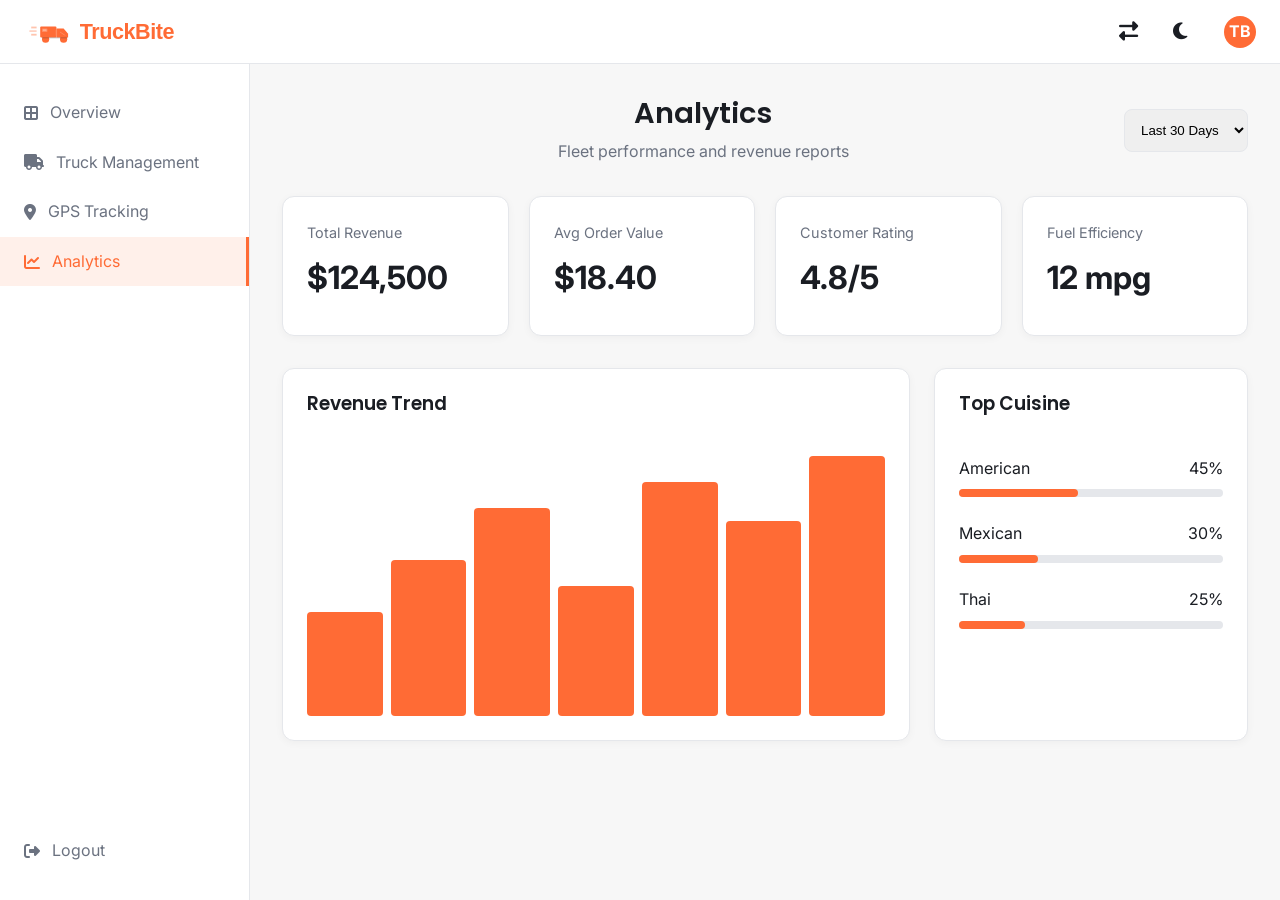
<file: analytics.html>
<!DOCTYPE html>
<html lang="en">

<head>
    <meta charset="UTF-8">
    <meta name="viewport" content="width=device-width, initial-scale=1.0">
    <title>TruckBite - Analytics</title>
    <link rel="icon" type="image/svg+xml" href="assets/images/favicon.svg">
    <link rel="stylesheet" href="css/style.css">
    <link rel="stylesheet" href="css/dashboard.css">
    <link rel="stylesheet" href="https://cdnjs.cloudflare.com/ajax/libs/font-awesome/6.4.0/css/all.min.css">
    <style>
        .analytics-grid {
            display: grid;
            grid-template-columns: 2fr 1fr;
            gap: 24px;
        }

        @media (max-width: 768px) {
            .analytics-grid {
                grid-template-columns: 1fr;
            }
        }
    </style>
</head>

<body>
    <div class="dashboard-layout">
        <header class="dashboard-topbar">
            <div class="topbar-left">
                <button class="dashboard-hamburger" aria-label="Toggle Menu">
                    <i class="fa-solid fa-bars"></i>
                </button>
                <a href="index.html" class="logo" style="text-decoration: none;">
                    <img src="assets/images/logo.svg" alt="TruckBite" style="height: 36px;">
                </a>
            </div>
            <div class="topbar-right">
                <button class="icon-btn rtl-toggle-btn"><i class="fa-solid fa-right-left"></i></button>
                <button class="icon-btn theme-toggle-btn"><i class="fa-solid fa-moon"></i></button>
                <div class="user-profile-dropdown">TB</div>
            </div>
        </header>

        <div class="dashboard-body">
            <nav class="dashboard-sidebar">
                <ul class="sidebar-menu">
                    <li><a href="overview.html" class="sidebar-item"><i class="fa-solid fa-border-all"></i> Overview</a>
                    </li>
                    <li><a href="trucks.html" class="sidebar-item"><i class="fa-solid fa-truck"></i> Truck
                            Management</a></li>
                    <li><a href="gps.html" class="sidebar-item"><i class="fa-solid fa-location-dot"></i> GPS
                            Tracking</a></li>
                    <li><a href="analytics.html" class="sidebar-item active"><i class="fa-solid fa-chart-line"></i>
                            Analytics</a></li>
                </ul>
                <ul class="sidebar-menu sidebar-footer">
                    <li><a href="index.html" class="sidebar-item logout-link"><i
                                class="fa-solid fa-right-from-bracket"></i> Logout</a></li>
                </ul>
            </nav>




            <main class="dashboard-main">
                <div class="dashboard-header"
                    style="display: flex; justify-content: space-between; align-items: center;">
                    <div style="text-align: center; flex: 1;">
                        <h1>Analytics</h1>
                        <p>Fleet performance and revenue reports</p>
                    </div>
                    <select style="padding: 12px; border-radius: 8px; border: 1px solid var(--border-color);">
                        <option>Last 30 Days</option>
                        <option>Last Quarter</option>
                        <option>Year to Date</option>
                    </select>
                </div>

                <div class="stats-grid">
                    <div class="dash-card stat-card">
                        <div class="stat-label">Total Revenue</div>
                        <div class="stat-value">$124,500</div>
                    </div>
                    <div class="dash-card stat-card">
                        <div class="stat-label">Avg Order Value</div>
                        <div class="stat-value">$18.40</div>
                    </div>
                    <div class="dash-card stat-card">
                        <div class="stat-label">Customer Rating</div>
                        <div class="stat-value">4.8/5</div>
                    </div>
                    <div class="dash-card stat-card">
                        <div class="stat-label">Fuel Efficiency</div>
                        <div class="stat-value">12 mpg</div>
                    </div>
                </div>

                <div class="analytics-grid">
                    <div class="dash-card">
                        <h3>Revenue Trend</h3>
                        <div style="height: 300px; display: flex; align-items: flex-end; gap: 8px; padding-top: 40px;">
                            <div style="flex: 1; height: 40%; background: var(--primary); border-radius: 4px;"></div>
                            <div style="flex: 1; height: 60%; background: var(--primary); border-radius: 4px;"></div>
                            <div style="flex: 1; height: 80%; background: var(--primary); border-radius: 4px;"></div>
                            <div style="flex: 1; height: 50%; background: var(--primary); border-radius: 4px;"></div>
                            <div style="flex: 1; height: 90%; background: var(--primary); border-radius: 4px;"></div>
                            <div style="flex: 1; height: 75%; background: var(--primary); border-radius: 4px;"></div>
                            <div style="flex: 1; height: 100%; background: var(--primary); border-radius: 4px;"></div>
                        </div>
                    </div>
                    <div class="dash-card">
                        <h3>Top Cuisine</h3>
                        <div style="margin-top: 40px; display: flex; flex-direction: column; gap: 24px;">
                            <div>
                                <div style="display: flex; justify-content: space-between; margin-bottom: 8px;">
                                    <span>American</span><span>45%</span>
                                </div>
                                <div style="height: 8px; width: 100%; background: var(--border-color); border-radius: 4px;">
                                    <div
                                        style="width: 45%; height: 100%; background: var(--primary); border-radius: 4px;">
                                    </div>
                                </div>
                            </div>
                            <div>
                                <div style="display: flex; justify-content: space-between; margin-bottom: 8px;">
                                    <span>Mexican</span><span>30%</span>
                                </div>
                                <div style="height: 8px; width: 100%; background: var(--border-color); border-radius: 4px;">
                                    <div
                                        style="width: 30%; height: 100%; background: var(--primary); border-radius: 4px;">
                                    </div>
                                </div>
                            </div>
                            <div>
                                <div style="display: flex; justify-content: space-between; margin-bottom: 8px;">
                                    <span>Thai</span><span>25%</span>
                                </div>
                                <div style="height: 8px; width: 100%; background: var(--border-color); border-radius: 4px;">
                                    <div
                                        style="width: 25%; height: 100%; background: var(--primary); border-radius: 4px;">
                                    </div>
                                </div>
                            </div>
                        </div>
                    </div>
                </div>
            </main>
        </div>
    </div>
    <script src="js/rtl-toggle.js"></script>
    <script src="js/script.js"></script>
</body>

</html>
</file>
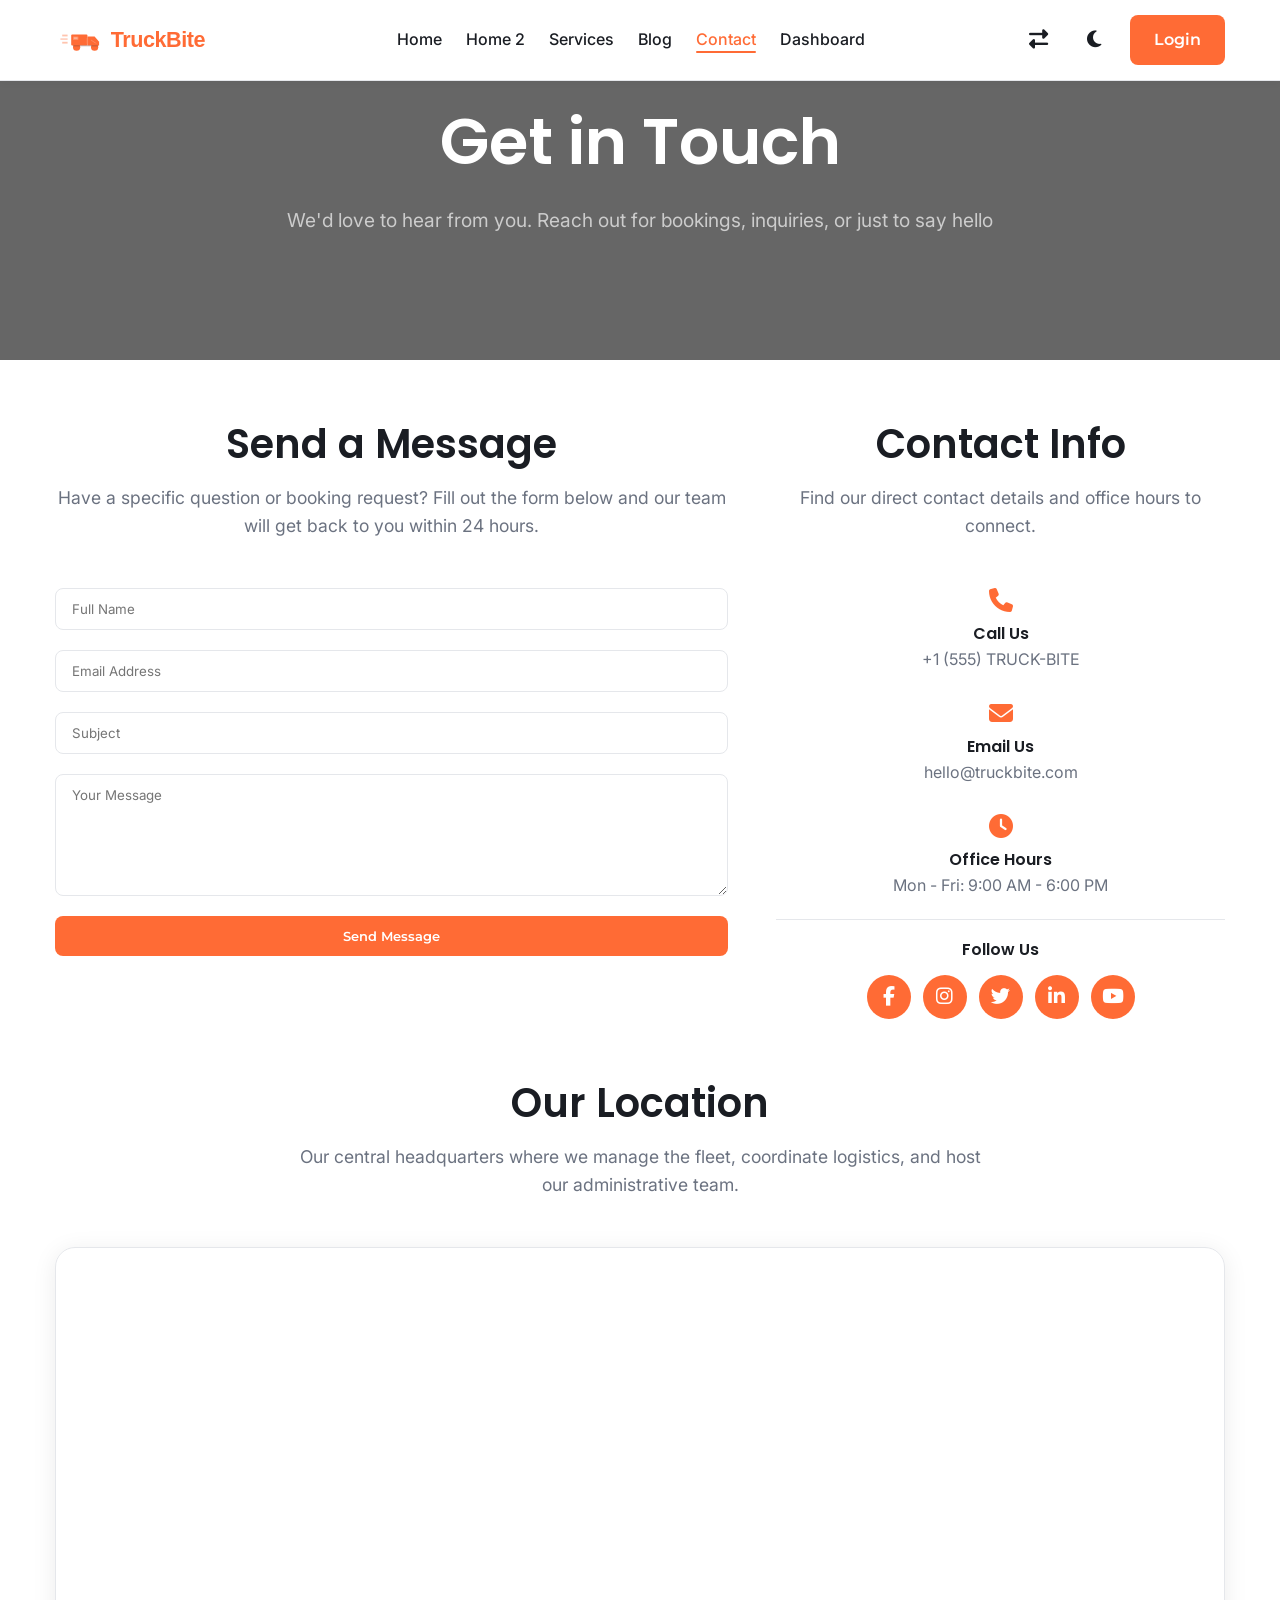
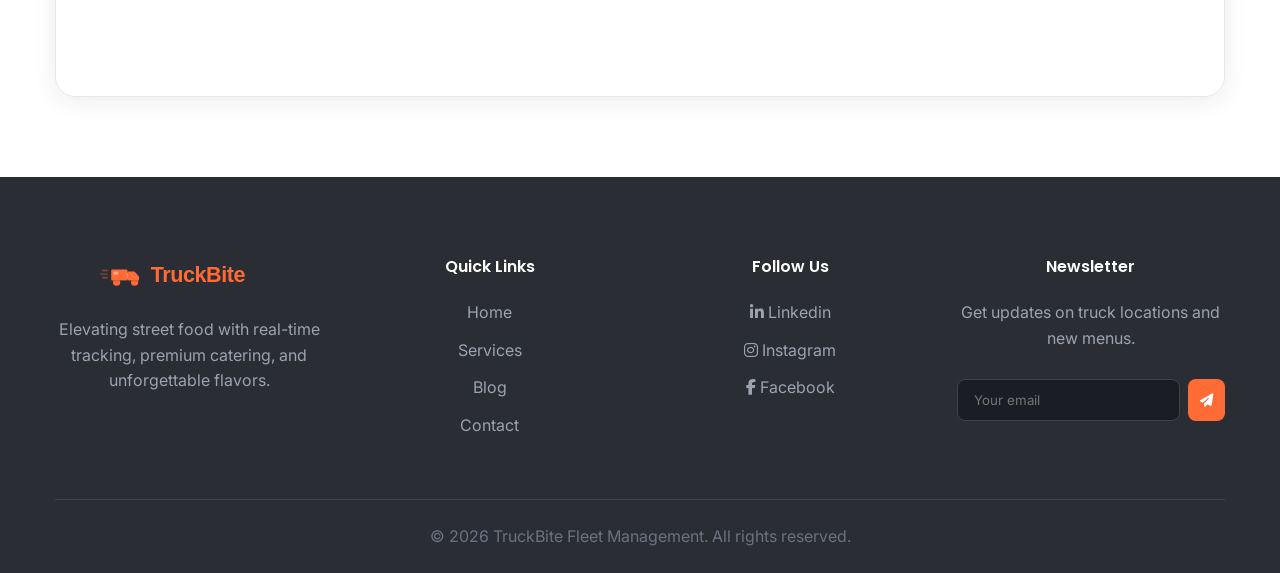
<file: contact.html>
<!DOCTYPE html>
<html lang="en">

<head>
    <meta charset="UTF-8">
    <meta name="viewport" content="width=device-width, initial-scale=1.0">
    <title>TruckBite - Contact Us</title>
    <link rel="icon" type="image/svg+xml" href="assets/images/favicon.svg">
    <link rel="stylesheet" href="css/style.css">
    <link rel="stylesheet" href="https://cdnjs.cloudflare.com/ajax/libs/font-awesome/6.4.0/css/all.min.css">
    <style>
        .contact-container {
            display: grid;
            grid-template-columns: 1.5fr 1fr;
            gap: 48px;
        }

        @media (max-width: 768px) {
            .contact-container {
                grid-template-columns: 1fr;
            }

            .contact-container>div {
                text-align: center;
            }
        }

        @media (max-width: 480px) {
            .hero {
                padding-top: 120px !important;
                height: auto !important;
                min-height: 40vh;
            }
        }
    </style>
</head>

<body>
    <nav class="navbar">
        <div class="container nav-container">
            <a href="index.html" class="logo"><img src="assets/images/logo.svg" alt="TruckBite"
                    style="height: 36px;"></a>
            <ul class="nav-links">
                <li><a href="index.html" class="nav-link">Home</a></li>
                <li><a href="home2.html" class="nav-link">Home 2</a></li>
                <li><a href="services.html" class="nav-link">Services</a></li>
                <li><a href="blog.html" class="nav-link">Blog</a></li>
                <li><a href="contact.html" class="nav-link active">Contact</a></li>
                <li><a href="overview.html" class="nav-link dashboard-link">Dashboard</a></li>
            </ul>
            <div class="nav-right">
                <div class="nav-controls">
                    <button class="icon-btn rtl-toggle-btn"><i class="fa-solid fa-right-left"></i></button>
                    <button class="icon-btn theme-toggle-btn"><i class="fa-solid fa-moon"></i></button>
                    <a href="login.html" class="btn btn-primary">Login</a>
                </div>
                <button class="hamburger"><i class="fa-solid fa-bars"></i></button>
            </div>
        </div>
    </nav>

    <!-- Mobile Menu -->
    <div class="mobile-overlay"></div>
    <div class="mobile-menu">
        <button class="mobile-close"><i class="fa-solid fa-xmark"></i></button>
        <ul style="list-style: none; display: flex; flex-direction: column; gap: 20px;">
            <li><a href="index.html" class="nav-link text-dark" style="font-size: 1.2rem;">Home</a></li>
            <li><a href="home2.html" class="nav-link" style="font-size: 1.2rem;">Home 2</a></li>
            <li><a href="services.html" class="nav-link" style="font-size: 1.2rem;">Services</a></li>
            <li><a href="blog.html" class="nav-link" style="font-size: 1.2rem;">Blog</a></li>
            <li><a href="contact.html" class="nav-link active" style="font-size: 1.2rem;">Contact</a></li>
            <li><a href="overview.html" class="nav-link dashboard-link" style="font-size: 1.2rem;">Dashboard</a></li>
            <li><a href="login.html" class="btn btn-primary" style="text-align: center;">Login</a></li>
        </ul>
    </div>

    <!-- Hero -->
    <section class="hero"
        style="height: 40vh; background: linear-gradient(rgba(0,0,0,0.6), rgba(0,0,0,0.6)), url('https://images.unsplash.com/photo-1516321318423-f06f85e504b3?auto=format&fit=crop&q=80&w=1600') center/cover;">
        <div class="hero-content">
            <h1>Get in Touch</h1>
            <p>We'd love to hear from you. Reach out for bookings, inquiries, or just to say hello</p>
        </div>
    </section>

    <!-- Contact Form + Info -->
    <section>
        <div class="container">
            <div class="contact-container">
                <!-- Left: Contact Form -->
                <div>
                    <h2 class="section-heading">Send a Message</h2>
                    <p class="section-subheading">Have a specific question or booking request? Fill out the form below
                        and our team will get back to you within 24 hours.</p>
                    <form style="display: flex; flex-direction: column; gap: 20px;">
                        <input type="text" placeholder="Full Name" required>
                        <input type="email" placeholder="Email Address" required>
                        <input type="text" placeholder="Subject">
                        <textarea rows="6" placeholder="Your Message" required></textarea>
                        <button type="submit" class="btn btn-primary">Send Message</button>
                    </form>
                </div>

                <!-- Right: Contact Info -->
                <div>
                    <h2 class="section-heading">Contact Info</h2>
                    <p class="section-subheading">Find our direct contact details and office hours to connect.</p>

                    <!-- Contact Details -->
                    <div style="display: flex; flex-direction: column; gap: 28px; margin-top: 32px;">
                        <div style="text-align: center;">
                            <i class="fa-solid fa-phone"
                                style="color: var(--primary); font-size: 1.5rem; margin-bottom: 12px; display: block;"></i>
                            <h4 style="color: var(--text-dark); margin-bottom: 4px;">Call Us</h4>
                            <p style="color: var(--text-light);">+1 (555) TRUCK-BITE</p>
                        </div>
                        <div style="text-align: center;">
                            <i class="fa-solid fa-envelope"
                                style="color: var(--primary); font-size: 1.5rem; margin-bottom: 12px; display: block;"></i>
                            <h4 style="color: var(--text-dark); margin-bottom: 4px;">Email Us</h4>
                            <p style="color: var(--text-light);">hello@truckbite.com</p>
                        </div>
                        <div style="text-align: center;">
                            <i class="fa-solid fa-clock"
                                style="color: var(--primary); font-size: 1.5rem; margin-bottom: 12px; display: block;"></i>
                            <h4 style="color: var(--text-dark); margin-bottom: 4px;">Office Hours</h4>
                            <p style="color: var(--text-light);">Mon - Fri: 9:00 AM - 6:00 PM</p>
                        </div>
                    </div>

                    <!-- Divider -->
                    <div style="height: 1px; background: var(--border-color); margin: 20px 0;"></div>

                    <!-- Social Icons -->
                    <div style="text-align: center;">
                        <h4 style="color: var(--text-dark); margin-bottom: 16px;">Follow Us</h4>
                        <div style="display: flex; gap: 12px; justify-content: center;">
                            <a href="#"
                                style="width: 44px; height: 44px; border-radius: 50%; background: var(--primary); color: #FFF; display: flex; align-items: center; justify-content: center; font-size: 1.2rem; transition: all 0.3s ease;"
                                onmouseover="this.style.transform='scale(1.1)'"
                                onmouseout="this.style.transform='scale(1)'">
                                <i class="fa-brands fa-facebook-f"></i>
                            </a>
                            <a href="#"
                                style="width: 44px; height: 44px; border-radius: 50%; background: var(--primary); color: #FFF; display: flex; align-items: center; justify-content: center; font-size: 1.2rem; transition: all 0.3s ease;"
                                onmouseover="this.style.transform='scale(1.1)'"
                                onmouseout="this.style.transform='scale(1)'">
                                <i class="fa-brands fa-instagram"></i>
                            </a>
                            <a href="#"
                                style="width: 44px; height: 44px; border-radius: 50%; background: var(--primary); color: #FFF; display: flex; align-items: center; justify-content: center; font-size: 1.2rem; transition: all 0.3s ease;"
                                onmouseover="this.style.transform='scale(1.1)'"
                                onmouseout="this.style.transform='scale(1)'">
                                <i class="fa-brands fa-twitter"></i>
                            </a>
                            <a href="#"
                                style="width: 44px; height: 44px; border-radius: 50%; background: var(--primary); color: #FFF; display: flex; align-items: center; justify-content: center; font-size: 1.2rem; transition: all 0.3s ease;"
                                onmouseover="this.style.transform='scale(1.1)'"
                                onmouseout="this.style.transform='scale(1)'">
                                <i class="fa-brands fa-linkedin-in"></i>
                            </a>
                            <a href="#"
                                style="width: 44px; height: 44px; border-radius: 50%; background: var(--primary); color: #FFF; display: flex; align-items: center; justify-content: center; font-size: 1.2rem; transition: all 0.3s ease;"
                                onmouseover="this.style.transform='scale(1.1)'"
                                onmouseout="this.style.transform='scale(1)'">
                                <i class="fa-brands fa-youtube"></i>
                            </a>
                        </div>
                    </div>
                </div>
            </div>
        </div>
    </section>

    <!-- Map Section -->
    <section style="padding: 0 0 80px;">
        <div class="container">
            <h2 class="section-heading">Our Location</h2>
            <p class="section-subheading">Our central headquarters where we manage the fleet, coordinate logistics, and
                host our administrative team.</p>
            <div
                style="width: 100%; height: 450px; border-radius: 20px; overflow: hidden; box-shadow: var(--shadow-md); border: 1px solid var(--border-color);">
                <iframe
                    src="https://www.google.com/maps/embed?pb=!1m18!1m12!1m3!1d193595.2528082187!2d-74.119763973046!3d40.69766374874431!2m3!1f0!2f0!3f0!3m2!1i1024!2i768!4f13.1!3m3!1m2!1s0x89c24fa5d33f083b%3A0xc80b8f06e177fe62!2sNew%20York%2C%20NY%2C%20USA!5e0!3m2!1sen!2sin!4v1711445000000!5m2!1sen!2sin"
                    width="100%" height="100%" style="border:0;" allowfullscreen="" loading="lazy"
                    referrerpolicy="no-referrer-when-downgrade">
                </iframe>
            </div>
        </div>
    </section>

    <!-- Footer -->
    <footer>
        <div class="container">
            <div class="footer-grid">
                <div class="footer-col">
                    <h4
                        style="font-family: var(--font-heading); font-size: 1.5rem; color: var(--primary); display: flex; align-items: center; gap: 8px;">
                        <img src="assets/images/logo.svg" alt="TruckBite" style="height: 36px;">
                    </h4>
                    <p>Elevating street food with real-time tracking, premium catering, and unforgettable flavors.</p>
                </div>
                <div class="footer-col">
                    <h4>Quick Links</h4>
                    <a href="index.html">Home</a>
                    <a href="services.html">Services</a>
                    <a href="blog.html">Blog</a>
                    <a href="contact.html">Contact</a>
                </div>
                <div class="footer-col">
                    <h4>Follow Us</h4>
                    <a href="#"><i class="fa-brands fa-linkedin-in"></i> Linkedin</a>
                    <a href="#"><i class="fa-brands fa-instagram"></i> Instagram</a>
                    <a href="#"><i class="fa-brands fa-facebook-f"></i> Facebook</a>
                </div>
                <div class="footer-col">
                    <h4>Newsletter</h4>
                    <p>Get updates on truck locations and new menus.</p>
                    <div style="display: flex; gap: 8px; margin-top: 16px;">
                        <input type="email" placeholder="Your email"
                            style="background:#1A1D23; border-color:#3E4149; color:#FFF;">
                        <button class="btn btn-primary" style="padding: 12px;">
                            <i class="fa-solid fa-paper-plane"></i>
                        </button>
                    </div>
                </div>
            </div>
            <div class="footer-bottom">
                <p>&copy; 2026 TruckBite Fleet Management. All rights reserved.</p>
            </div>
        </div>
    </footer>

    <script src="js/rtl-toggle.js"></script>
    <script src="js/script.js"></script>
</body>

</html>
</file>
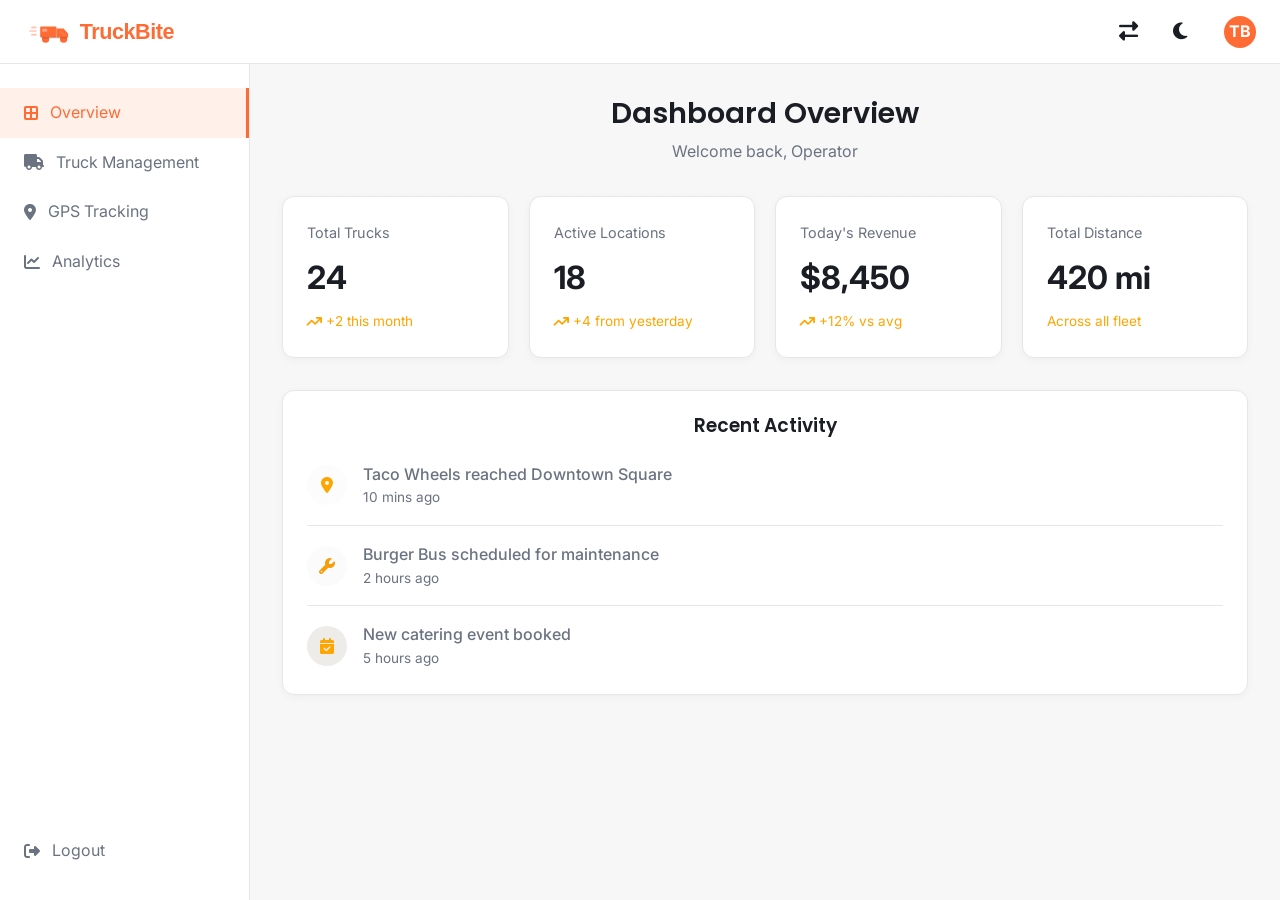
<file: overview.html>
<!DOCTYPE html>
<html lang="en">

<head>
    <meta charset="UTF-8">
    <meta name="viewport" content="width=device-width, initial-scale=1.0">
    <title>TruckBite - Dashboard Overview</title>
    <link rel="icon" type="image/svg+xml" href="assets/images/favicon.svg">
    <link rel="stylesheet" href="css/style.css">
    <link rel="stylesheet" href="css/dashboard.css">
    <link rel="stylesheet" href="https://cdnjs.cloudflare.com/ajax/libs/font-awesome/6.4.0/css/all.min.css">
</head>

<body>
    <div class="dashboard-layout">
        <!-- Topbar -->
        <header class="dashboard-topbar">
            <div class="topbar-left">
                <button class="dashboard-hamburger" aria-label="Toggle Menu">
                    <i class="fa-solid fa-bars"></i>
                </button>
                <a href="index.html" class="logo" style="text-decoration: none;">
                    <img src="assets/images/logo.svg" alt="TruckBite" style="height: 36px;">
                </a>
            </div>

            <div class="topbar-right">
                <button class="icon-btn rtl-toggle-btn" aria-label="Toggle RTL"><i
                        class="fa-solid fa-right-left"></i></button>
                <button class="icon-btn theme-toggle-btn" aria-label="Toggle Theme"><i
                        class="fa-solid fa-moon"></i></button>
                <div class="user-profile-dropdown">TB</div>
            </div>
        </header>

        <div class="dashboard-body">
            <!-- Sidebar -->
            <nav class="dashboard-sidebar">
                <ul class="sidebar-menu">
                    <li>
                        <a href="overview.html" class="sidebar-item active">
                            <i class="fa-solid fa-border-all"></i> Overview
                        </a>
                    </li>
                    <li>
                        <a href="trucks.html" class="sidebar-item">
                            <i class="fa-solid fa-truck"></i> Truck Management
                        </a>
                    </li>
                    <li>
                        <a href="gps.html" class="sidebar-item">
                            <i class="fa-solid fa-location-dot"></i> GPS Tracking
                        </a>
                    </li>
                    <li>
                        <a href="analytics.html" class="sidebar-item">
                            <i class="fa-solid fa-chart-line"></i> Analytics
                        </a>
                    </li>
                </ul>





                <ul class="sidebar-menu sidebar-footer">
                    <li><a href="index.html" class="sidebar-item logout-link"><i
                                class="fa-solid fa-right-from-bracket"></i> Logout</a></li>
                </ul>
            </nav>

            <!-- Main Content -->
            <main class="dashboard-main">
                <div class="dashboard-header" style="text-align: center;">
                    <h1>Dashboard Overview</h1>
                    <p style="color: var(--text-light);">Welcome back, Operator</p>
                </div>

                <div class="stats-grid">
                    <div class="dash-card stat-card">
                        <div class="stat-label">Total Trucks</div>
                        <div class="stat-value">24</div>
                        <div style="color: orange; font-size: 0.85rem;"><i class="fa-solid fa-arrow-trend-up"></i> +2
                            this month</div>
                    </div>
                    <div class="dash-card stat-card">
                        <div class="stat-label">Active Locations</div>
                        <div class="stat-value">18</div>
                        <div style="color: orange; font-size: 0.85rem;"><i class="fa-solid fa-arrow-trend-up"></i> +4
                            from yesterday</div>
                    </div>
                    <div class="dash-card stat-card">
                        <div class="stat-label">Today's Revenue</div>
                        <div class="stat-value">$8,450</div>
                        <div style="color:orange; font-size: 0.85rem;"><i class="fa-solid fa-arrow-trend-up"></i> +12%
                            vs avg</div>
                    </div>
                    <div class="dash-card stat-card">
                        <div class="stat-label">Total Distance</div>
                        <div class="stat-value">420 mi</div>
                        <div style="color: orange; font-size: 0.85rem;">Across all fleet</div>
                    </div>
                </div>

                <div class="dash-card">
                    <h3 style="margin-bottom: 24px; text-align: center;">Recent Activity</h3>
                    <div style="display: flex; flex-direction: column; gap: 16px;">
                        <div
                            style="display: flex; align-items: center; gap: 16px; padding-bottom: 16px; border-bottom: 1px solid var(--border-color);">
                            <div
                                style="width: 40px; height: 40px; border-radius: 50%; background: rgba(219, 226, 224, 0.1); color:orange; display: flex; align-items: center; justify-content: center;">
                                <i class="fa-solid fa-location-dot"></i>
                            </div>
                            <div>
                                <p style="font-weight: 500;">Taco Wheels reached Downtown Square</p>
                                <p style="font-size: 0.85rem; color: var(--text-light);">10 mins ago</p>
                            </div>
                        </div>
                        <div
                            style="display: flex; align-items: center; gap: 16px; padding-bottom: 16px; border-bottom: 1px solid var(--border-color);">
                            <div
                                style="width: 40px; height: 40px; border-radius: 50%; background: rgba(219, 216, 211, 0.1); color: #F59E0B; display: flex; align-items: center; justify-content: center;">
                                <i class="fa-solid fa-wrench"></i>
                            </div>
                            <div>
                                <p style="font-weight: 500;">Burger Bus scheduled for maintenance</p>
                                <p style="font-size: 0.85rem; color: var(--text-light);">2 hours ago</p>
                            </div>
                        </div>
                        <div style="display: flex; align-items: center; gap: 16px;">
                            <div
                                style="width: 40px; height: 40px; border-radius: 50%; background: rgba(233, 230, 227, 0.76); color:orange; display: flex; align-items: center; justify-content: center;">
                                <i class="fa-solid fa-calendar-check"></i>
                            </div>
                            <div>
                                <p style="font-weight: 500;">New catering event booked</p>
                                <p style="font-size: 0.85rem; color: var(--text-light);">5 hours ago</p>
                            </div>
                        </div>
                    </div>
                </div>
            </main>
        </div>
    </div>

    <script src="js/rtl-toggle.js"></script>
    <script src="js/script.js"></script>
</body>

</html>
</file>
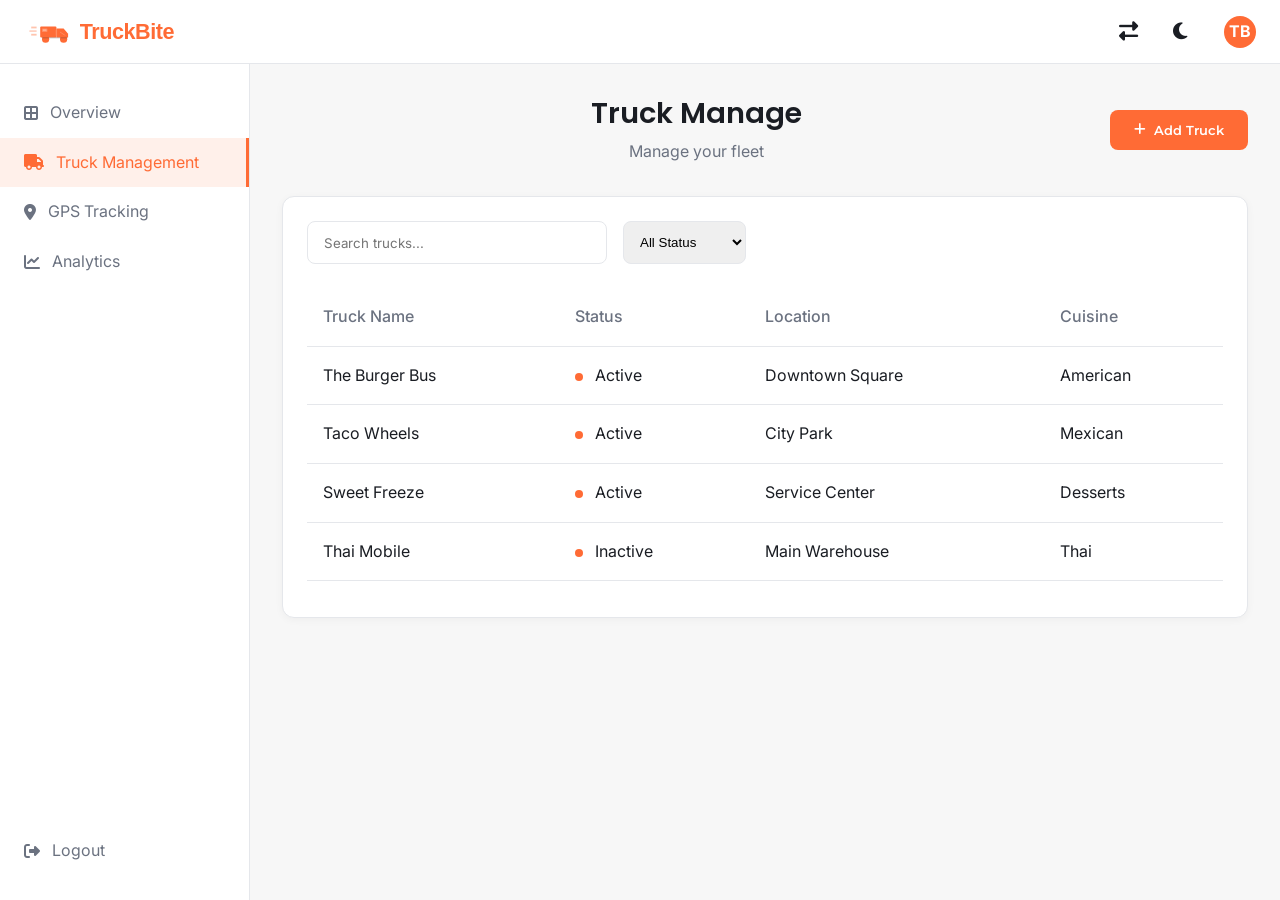
<file: trucks.html>
<!DOCTYPE html>
<html lang="en">

<head>
    <meta charset="UTF-8">
    <meta name="viewport" content="width=device-width, initial-scale=1.0">
    <title>TruckBite - Truck Management</title>
    <link rel="icon" type="image/svg+xml" href="assets/images/favicon.svg">
    <link rel="stylesheet" href="css/style.css">
    <link rel="stylesheet" href="css/dashboard.css">
    <link rel="stylesheet" href="https://cdnjs.cloudflare.com/ajax/libs/font-awesome/6.4.0/css/all.min.css">
    <style>
        .table-container {
            overflow-x: scroll;
            /* Force scrollbar visibility */
            /* For Firefox */
            scrollbar-width: thin;
            scrollbar-color: var(--primary) #f0f0f0;
            padding-bottom: 12px;
        }

        /* Custom Scrollbar for Chrome, Safari and Edge */
        .table-container::-webkit-scrollbar {
            height: 12px;
            /* Slightly thicker */
            display: block;
        }

        .table-container::-webkit-scrollbar-track {
            background: #f0f0f0;
            /* More visible track */
            border-radius: 10px;
        }

        .table-container::-webkit-scrollbar-thumb {
            background-color: var(--primary);
            border-radius: 10px;
            border: 2px solid #f0f0f0;
        }

        .table-container::-webkit-scrollbar-thumb:hover {
            background-color: #e55a2b;
        }

        /* Ensure horizontal scroll is triggered even if content fits */
        table {
            min-width: 800px;
        }



        @media (max-width: 768px) {
            table {
                min-width: 700px;
            }
        }
    </style>
</head>

<body>
    <div class="dashboard-layout">
        <header class="dashboard-topbar">
            <div class="topbar-left">
                <button class="dashboard-hamburger" aria-label="Toggle Menu">
                    <i class="fa-solid fa-bars"></i>
                </button>
                <a href="index.html" class="logo" style="text-decoration: none;">
                    <img src="assets/images/logo.svg" alt="TruckBite" style="height: 36px;">
                </a>
            </div>
            <div class="topbar-right">
                <button class="icon-btn rtl-toggle-btn"><i class="fa-solid fa-right-left"></i></button>
                <button class="icon-btn theme-toggle-btn"><i class="fa-solid fa-moon"></i></button>
                <div class="user-profile-dropdown">TB</div>
            </div>
        </header>

        <div class="dashboard-body">
            <nav class="dashboard-sidebar">
                <ul class="sidebar-menu">
                    <li><a href="overview.html" class="sidebar-item"><i class="fa-solid fa-border-all"></i> Overview</a>
                    </li>
                    <li><a href="trucks.html" class="sidebar-item active"><i class="fa-solid fa-truck"></i> Truck
                            Management</a></li>
                    <li><a href="gps.html" class="sidebar-item"><i class="fa-solid fa-location-dot"></i> GPS
                            Tracking</a></li>
                    <li><a href="analytics.html" class="sidebar-item"><i class="fa-solid fa-chart-line"></i>
                            Analytics</a></li>
                </ul>
                <ul class="sidebar-menu sidebar-footer">
                    <li><a href="index.html" class="sidebar-item logout-link"><i
                                class="fa-solid fa-right-from-bracket"></i> Logout</a></li>
                </ul>
            </nav>




            <main class="dashboard-main">
                <div class="dashboard-header"
                    style="display: flex; justify-content: space-between; align-items: center;">
                    <div style="text-align: center; flex: 1;">
                        <h1>Truck Manage</h1>
                        <p>Manage your fleet</p>
                    </div>
                    <button class="btn btn-primary"><i class="fa-solid fa-plus"></i> Add Truck</button>
                </div>
                <div class="dash-card">
                    <div style="display: flex; gap: 16px; margin-bottom: 24px;">
                        <input type="text" placeholder="Search trucks..." style="max-width: 300px;">
                        <select style="padding: 12px; border-radius: 8px; border: 1px solid var(--border-color);">
                            <option>All Status</option>
                            <option>Active</option>
                            <option>Inactive</option>
                            <option>Maintenance</option>
                        </select>
                    </div>
                    <div class="table-container">
                        <table>
                            <thead>
                                <tr>
                                    <th>Truck Name</th>
                                    <th>Status</th>
                                    <th>Location</th>
                                    <th>Cuisine</th>

                                </tr>
                            </thead>
                            <tbody>
                                <tr class="status-active">
                                    <td>The Burger Bus</td>
                                    <td><span class="status-dot"></span> Active</td>
                                    <td>Downtown Square</td>
                                    <td>American</td>

                                </tr>
                                <tr class="status-active">
                                    <td>Taco Wheels</td>
                                    <td><span class="status-dot"></span> Active</td>
                                    <td>City Park</td>
                                    <td>Mexican</td>

                                    </td>
                                </tr>
                                <tr class="status-maintenance">
                                    <td>Sweet Freeze</td>
                                    <td><span class="status-dot"></span> Active</td>
                                    <td>Service Center</td>
                                    <td>Desserts</td>

                                    </td>
                                </tr>
                                <tr class="status-inactive">
                                    <td>Thai Mobile</td>
                                    <td><span class="status-dot"></span> Inactive</td>
                                    <td>Main Warehouse</td>
                                    <td>Thai</td>

                                    </td>
                                </tr>
                            </tbody>
                        </table>
                    </div>
                </div>
            </main>
        </div>
    </div>
    <script src="js/rtl-toggle.js"></script>
    <script src="js/script.js"></script>
</body>

</html>
</file>
<file: css/style.css>
/* style.css - Main Styles for TruckBite */
@import url('https://fonts.googleapis.com/css2?family=Inter:wght@400;500;600&family=Montserrat:wght@500;600;700&family=Poppins:wght@500;600;700;800&display=swap');

:root {
  /* Colors */
  --primary: #FF6B35;
  --secondary: #2A2D34;
  --accent: #F7F7F7;

  --text-dark: #1A1D23;
  --text-light: #6B7280;
  --bg-color: #FFFFFF;
  --bg-card: #FFFFFF;
  --border-color: #E5E7EB;

  --shadow-sm: 0 2px 8px rgba(0, 0, 0, 0.04);
  --shadow-md: 0 4px 24px rgba(0, 0, 0, 0.08);
  --shadow-lg: 0 12px 32px rgba(0, 0, 0, 0.12);

  /* Typography */
  --font-heading: 'Poppins', sans-serif;
  --font-body: 'Inter', sans-serif;
  --font-cta: 'Montserrat', sans-serif;

  /* Spacing */
  --base-unit: 8px;
  --section-padding: 60px;
  --container-max: 1200px;
  --card-gap: 24px;
}

[data-theme="dark"] {
  --bg-color: #1A1D23;
  --text-dark: #F7F7F7;
  --text-light: #9CA3AF;
  --bg-card: #2A2D34;
  --border-color: #3E4149;
  --accent: #111418;
  --shadow-md: 0 4px 24px rgba(0, 0, 0, 0.3);
}

* {
  margin: 0;
  padding: 0;
  box-sizing: border-box;
}

body {
  font-family: var(--font-body);
  color: var(--text-dark);
  background-color: var(--bg-color);
  line-height: 1.6;
  font-weight: 400; /* Regular weight */
  transition: background-color 0.3s ease, color 0.3s ease;
  overflow-x: hidden;
}

.container {
  max-width: var(--container-max);
  margin: 0 auto;
  padding: 0 15px;
}

/* Typography styles */
h1,
h2,
h3,
h4,
h5,
h6 {
  font-family: var(--font-heading);
  font-weight: 600;
  color: var(--text-dark);
  line-height: 1.2;
}

p {
  font-weight: 400;
}

h2.section-heading {
  font-size: 2.5rem;
  text-align: center;
  margin-bottom: 16px;
}

.section-subheading {
  text-align: center;
  max-width: 700px;
  margin: 0 auto 48px;
  color: var(--text-light);
  font-size: 1.1rem;
}

@media (max-width: 768px) {
  h2.section-heading {
    font-size: 1.8rem;
    margin-bottom: 12px;
  }
  .section-subheading {
    margin-bottom: 32px;
    font-size: 1rem;
    padding: 0 20px;
  }
}

p {
  color: var(--text-light);
}

a {
  text-decoration: none;
  color: inherit;
  transition: color 0.3s ease;
}

/* Buttons */
.btn {
  font-family: var(--font-cta);
  display: inline-flex;
  align-items: center;
  justify-content: center;
  padding: 12px 24px;
  border-radius: 8px;
  font-weight: 600;
  cursor: pointer;
  transition: all 0.3s ease;
  border: none;
  gap: 8px;
}

.btn-primary {
  background-color: var(--primary);
  color: #FFF;
}

.btn-primary:hover {
  transform: scale(1.05);
  box-shadow: 0 8px 16px rgba(255, 107, 53, 0.3);
}

.btn-outline {
  background: transparent;
  border: 2px solid var(--primary);
  color: var(--primary);
}

.btn-outline:hover {
  background: var(--primary);
  color: #FFF;
}

/* Cards */
.card-grid {
  display: flex;
  gap: var(--card-gap);
  flex-wrap: wrap;
}

.card {
  background-color: var(--bg-card);
  border-radius: 16px;
  padding: 12px;
  box-shadow: var(--shadow-md);
  display: flex;
  flex: 1;
  min-width: 300px;
  flex-direction: column;
  align-items: center;
  text-align: center;
  transition: transform 0.3s ease, box-shadow 0.3s ease;
  border: 1px solid var(--border-color);
}

.card:hover {
  transform: translateY(-8px);
  box-shadow: var(--shadow-lg);
}

/* Navbar */
.navbar {
  position: fixed;
  top: 0;
  left: 0;
  width: 100%;
  background-color: var(--bg-card);
  z-index: 1000;
  border-bottom: 1px solid var(--border-color);
  box-shadow: var(--shadow-sm);
  transition: all 0.3s ease;
}

.navbar.dark-mode {
  background-color: var(--secondary);
}

.nav-container {
  display: flex;
  justify-content: space-between;
  align-items: center;
  height: 80px;
}

.logo {
  font-family: var(--font-heading);
  font-size: 1.5rem;
  font-weight: 800;
  color: var(--primary);
  display: flex;
  align-items: center;
  gap: 8px;
}

.nav-links {
  display: flex;
  align-items: center;
  gap: 24px;
  list-style: none;
}

.nav-link {
  font-weight: 500;
  position: relative;
}

.nav-link.active {
  color: var(--primary);
}

.nav-link.active::after {
  content: '';
  position: absolute;
  bottom: -4px;
  left: 0;
  width: 100%;
  height: 2px;
  background-color: var(--primary);
  border-radius: 2px;
}

.nav-controls {
  display: flex;
  align-items: center;
  gap: 16px;
}

.nav-right {
  display: flex;
  align-items: center;
  gap: 16px;
}

.icon-btn {
  width: 40px;
  height: 40px;
  border-radius: 50%;
  border: none;
  background: transparent;
  color: var(--text-dark);
  cursor: pointer;
  display: flex;
  justify-content: center;
  align-items: center;
  transition: background 0.3s ease;
  font-size: 1.2rem;
}

.icon-btn:hover {
  background: var(--accent);
}

[data-theme="dark"] .icon-btn:hover {
  background: var(--border-color);
}

.hamburger {
  display: none;
  background: transparent;
  border: none;
  font-size: 1.5rem;
  color: var(--text-dark);
  cursor: pointer;
}

.mobile-menu {
  position: fixed;
  top: 0;
  left: -100%;
  width: 300px;
  height: 100vh;
  background-color: var(--bg-card);
  box-shadow: 4px 0 24px rgba(0, 0, 0, 0.1);
  padding: 80px 24px 24px;
  transition: left 0.3s ease;
  z-index: 999;
  display: flex;
  flex-direction: column;
  gap: 20px;
}

.mobile-menu.active {
  left: 0;
}

.mobile-close {
  position: absolute;
  top: 24px;
  left: 24px;
  background: transparent;
  border: none;
  font-size: 1.5rem;
  color: var(--text-dark);
  cursor: pointer;
}

.mobile-overlay {
  position: fixed;
  top: 0;
  left: 0;
  width: 100vw;
  height: 100vh;
  background: rgba(0, 0, 0, 0.5);
  opacity: 0;
  visibility: hidden;
  transition: all 0.3s ease;
  z-index: 998;
}

.mobile-overlay.active {
  opacity: 1;
  visibility: visible;
}

/* Sections */
section {
  padding: var(--section-padding) 0;
}

@media (max-width: 768px) {
  section {
    padding: calc(var(--section-padding) / 2) 0;
  }

  .nav-links {
    display: none;
  }

  .nav-controls {
    display: none;
  }

  .hamburger {
    display: block;
  }
}

/* Hero Section */
.hero {
  height: 100vh;
  display: flex;
  align-items: center;
  justify-content: center;
  text-align: center;
  position: relative;
  background: linear-gradient(rgba(42, 45, 52, 0.8), rgba(42, 45, 52, 0.8)), url('https://images.unsplash.com/photo-1565123409695-7b5ef63a2efb?auto=format&fit=crop&q=80&w=2000') center/cover;
  color: #FFF;
  padding-top: 80px;
}

@media (min-width: 1024px) and (max-width: 1200px) {
  .hero {
    height: 650px;
  }
}

.hero-content {
  max-width: 800px;
  z-index: 2;
  animation: fadeIn 1s ease-out;
}

.hero h1 {
  font-size: 4rem;
  color: #FFF;
  margin-bottom: 24px;
  animation: slideUp 1s ease-out 0.5s both;
}

.hero p {
  font-size: 1.2rem;
  color: #CCC;
  margin-bottom: 40px;
  animation: slideUp 1s ease-out 0.7s both;
}

.hero-btns {
  display: flex;
  gap: 16px;
  justify-content: center;
  animation: slideUp 1s ease-out 0.9s both;
}

/* Auth Pages Modal Logic */
.modal {
  display: none;
  position: fixed;
  top: 0;
  left: 0;
  right: 0;
  bottom: 0;
  background: rgba(0, 0, 0, 0.5);
  z-index: 2000;
  align-items: center;
  justify-content: center;
}

.modal.active {
  display: flex;
}

.modal-content {
  background: var(--bg-card);
  padding: 32px;
  border-radius: 16px;
  text-align: center;
  max-width: 400px;
  width: 90%;
}

/* Animation Keyframes */
@keyframes fadeIn {
  from {
    opacity: 0;
  }

  to {
    opacity: 1;
  }
}

@keyframes slideUp {
  from {
    transform: translateY(30px);
    opacity: 0;
  }

  to {
    transform: translateY(0);
    opacity: 1;
  }
}

/* Floating Animations */
.float {
  animation: float 3s ease-in-out infinite;
}

@keyframes float {
  0% {
    transform: translateY(0);
  }

  50% {
    transform: translateY(-10px);
  }

  100% {
    transform: translateY(0);
  }
}

/* Footer */
footer {
  background-color: var(--secondary);
  color: #FFF;
  padding: 80px 0 24px;
}

.footer-grid {
  display: grid;
  grid-template-columns: repeat(4, 1fr);
  gap: 32px;
  margin-bottom: 48px;
  text-align: center;
}

.footer-col {
  display: flex;
  flex-direction: column;
  align-items: center;
}

.footer-col h4 {
  color: #FFF;
  margin-bottom: 24px;
}

.footer-col p,
.footer-col a {
  color: #9CA3AF;
  margin-bottom: 12px;
  display: block;
}

.footer-col a:hover {
  color: var(--primary);
}

.footer-bottom {
  text-align: center;
  padding-top: 24px;
  border-top: 1px solid rgba(255, 255, 255, 0.1);
  color: #9CA3AF;
}

@media (max-width: 1024px) {
  /* Inherits centered alignment from base styles */
}

@media (max-width: 768px) {
  .footer-grid {
    grid-template-columns: repeat(2, 1fr);
  }
}

/* Ensure mobile stacking at 480px or smaller if needed, but user specifically asked for 2x2 at 768 */
@media (max-width: 480px) {
  .footer-grid {
    grid-template-columns: 1fr;
  }
}

/* RTL Styles */
[dir="rtl"] {
  text-align: right;
}

[dir="rtl"] .nav-links {
  flex-direction: row-reverse;
}

[dir="rtl"] .hero-btns {
  flex-direction: row-reverse;
}

[dir="rtl"] .card-grid {
  flex-direction: row-reverse;
}

[dir="rtl"] .mobile-menu {
  right: auto;
  left: -100%;
}

[dir="rtl"] .mobile-menu.active {
  left: 0;
}

[dir="rtl"] .mobile-close {
  right: auto;
  left: 24px;
}

[dir="rtl"] .footer-grid {
  direction: rtl;
}

/* Global inputs */
input,
textarea {
  width: 100%;
  padding: 12px 16px;
  border: 1px solid var(--border-color);
  border-radius: 8px;
  background: var(--bg-color);
  color: var(--text-dark);
  font-family: var(--font-body);
  transition: border-color 0.3s ease;
}

input:focus,
textarea:focus {
  outline: none;
  border-color: var(--primary);
}

@media (max-width: 768px) {
  .nav-controls {
    display: flex !important;
    gap: 8px;
  }

  .nav-controls .btn-primary {
    display: none;
  }

  .nav-right {
    gap: 8px;
  }

  .card-grid {
    justify-content: center;
  }

  .card {
    flex: 0 1 calc(50% - 12px);
    min-width: 280px;
  }
}

/* Replace your current .truck-grid styles with this */
.truck-grid {
  display: grid;
  grid-template-columns: repeat(3, 1fr);
  gap: 24px;
}

.truck-card-v2 {
  background: var(--bg-card);
  border-radius: 12px;
  overflow: hidden;
  box-shadow: var(--shadow-md);
  border: 1px solid var(--border-color);
  transition: transform 0.3s ease, box-shadow 0.3s ease;
}

.truck-card-v2:hover {
  transform: translateY(-8px);
  box-shadow: var(--shadow-lg);
}

/* Tablet view: 2 cards in first row, 3rd card centered */
/* Tablet view: 2 cards in first row, 3rd card centered. Equal sizes. */
@media (max-width: 768px) and (min-width: 481px) {
  .truck-grid {
    display: flex;
    flex-wrap: wrap;
    justify-content: center;
    gap: 24px;
  }

  .truck-card-v2 {
    flex: 0 1 calc(50% - 12px);
    display: flex;
    flex-direction: column;
    height: auto;
    min-width: 300px;
  }

  .truck-card-v2 > div {
    flex: 1; /* Ensures text area fills remaining space */
    display: flex;
    flex-direction: column;
    justify-content: space-between;
  }
}

/* Mobile view: 1 card per row */
@media (max-width: 480px) {
  .truck-grid {
    grid-template-columns: 1fr;
  }

  .truck-card-v2:nth-child(3) {
    max-width: 100%;
    grid-column: auto;
  }
}

/* Back to Top Button */
.back-to-top {
  position: fixed;
  bottom: 30px;
  right: 30px;
  width: 50px;
  height: 50px;
  background-color: var(--primary);
  color: #FFF;
  border: none;
  border-radius: 50%;
  cursor: pointer;
  display: flex;
  justify-content: center;
  align-items: center;
  font-size: 1.25rem;
  box-shadow: var(--shadow-lg);
  opacity: 0;
  visibility: hidden;
  transition: all 0.3s cubic-bezier(0.175, 0.885, 0.32, 1.275);
  z-index: 1001;
  transform: translateY(20px);
}

.back-to-top.active {
  opacity: 1;
  visibility: visible;
  transform: translateY(0);
}

.back-to-top:hover {
  background-color: var(--secondary);
  transform: scale(1.1) translateY(-5px);
}

[data-theme="dark"] .back-to-top:hover {
  background-color: var(--primary);
  filter: brightness(1.2);
}

[dir="rtl"] .back-to-top {
  right: auto;
  left: 30px;
}
</file>
<file: css/dashboard.css>
/* dashboard.css - Dashboard Layout Styles */

.dashboard-layout {
  display: flex;
  flex-direction: column;
  height: 100vh;
  overflow: hidden;
  background-color: var(--bg-color);
}

/* Topbar */
.dashboard-topbar {
  height: 64px;
  background: var(--bg-card);
  border-bottom: 1px solid var(--border-color);
  padding: 0 24px;
  display: flex;
  justify-content: space-between;
  align-items: center;
  flex-shrink: 0;
  z-index: 10;
}

.topbar-left {
  display: flex;
  align-items: center;
}

.dashboard-hamburger {
  display: none;
  background: none;
  border: none;
  font-size: 1.5rem;
  color: var(--text-dark);
  cursor: pointer;
  margin-inline-end: 16px;
}

.topbar-left .logo {
  font-size: 1.2rem;
}

.topbar-right {
  display: flex;
  align-items: center;
  gap: 12px;
}

.user-profile-dropdown {
  width: 32px;
  height: 32px;
  background: var(--primary);
  border-radius: 50%;
  color: #FFF;
  display: flex;
  align-items: center;
  justify-content: center;
  font-weight: bold;
  cursor: pointer;
  margin-inline-start: 12px;
}

/* Content Area */
.dashboard-body {
  display: flex;
  flex: 1;
  overflow: hidden;
}

/* Sidebar */
.dashboard-sidebar {
  width: 250px;
  background: var(--bg-card);
  border-inline-end: 1px solid var(--border-color);
  display: flex;
  flex-direction: column;
  padding: 24px 0;
  overflow-y: auto;
}

.sidebar-menu {
  list-style: none;
}

.sidebar-item {
  padding: 12px 24px;
  display: flex;
  align-items: center;
  gap: 12px;
  color: var(--text-light);
  transition: all 0.3s ease;
}

.sidebar-item:hover,
.sidebar-item.active {
  background: rgba(255, 107, 53, 0.1);
  color: var(--primary);
  border-inline-end: 3px solid var(--primary);
}

.sidebar-footer {
  margin-top: auto;
}

/* Main Content */
.dashboard-main {
  flex: 1;
  padding: 32px;
  overflow-y: auto;
  background: var(--accent);
}

[data-theme="dark"] .dashboard-main {
  background: var(--bg-color);
}

.dashboard-header {
  margin-bottom: 32px;
}

.dashboard-header h1 {
  font-size: 1.8rem;
  margin-bottom: 8px;
}

/* Dash Cards */
.dash-card {
  background: var(--bg-card);
  border-radius: 12px;
  padding: 24px;
  border: 1px solid var(--border-color);
  box-shadow: var(--shadow-sm);
}

.stats-grid {
  display: grid;
  grid-template-columns: repeat(4, 1fr);
  gap: 20px;
  margin-bottom: 32px;
}

.stat-card .stat-value {
  font-size: 2rem;
  font-weight: 700;
  color: var(--text-dark);
  margin: 8px 0;
}

.stat-card .stat-label {
  color: var(--text-light);
  font-size: 0.9rem;
}

/* Table */
.table-container {
  overflow-x: auto;
}

table {
  width: 100%;
  border-collapse: collapse;
  text-align: left;
}

[dir="rtl"] table {
  text-align: right;
}

th,
td {
  padding: 16px;
  border-bottom: 1px solid var(--border-color);
}

th {
  color: var(--text-light);
  font-weight: 500;
}

.status-dot {
  display: inline-block;
  width: 8px;
  height: 8px;
  border-radius: 50%;
  margin-inline-end: 8px;
}

.status-active .status-dot {
  background: #FF6B35;
}

.status-inactive .status-dot {
  background: #FF6B35;
}

.status-maintenance .status-dot {
  background: #FF6B35;
}

/* Responsive */
@media (max-width: 768px) {
  .dashboard-hamburger {
    display: block;
  }

  .dashboard-sidebar {
    position: fixed;
    left: -250px;
    height: calc(100vh - 64px);
    z-index: 100;
    transition: left 0.3s ease;
  }

  [dir="rtl"] .dashboard-sidebar {
    left: auto;
    right: -250px;
    transition: right 0.3s ease;
  }

  .sidebar-active .dashboard-sidebar {
    left: 0;
  }

  [dir="rtl"] .sidebar-active .dashboard-sidebar {
    right: 0;
  }

  .stats-grid {
    grid-template-columns: repeat(2, 1fr);
  }
}

@media (max-width: 480px) {
  .stats-grid {
    grid-template-columns: 1fr;
  }
}
</file>
